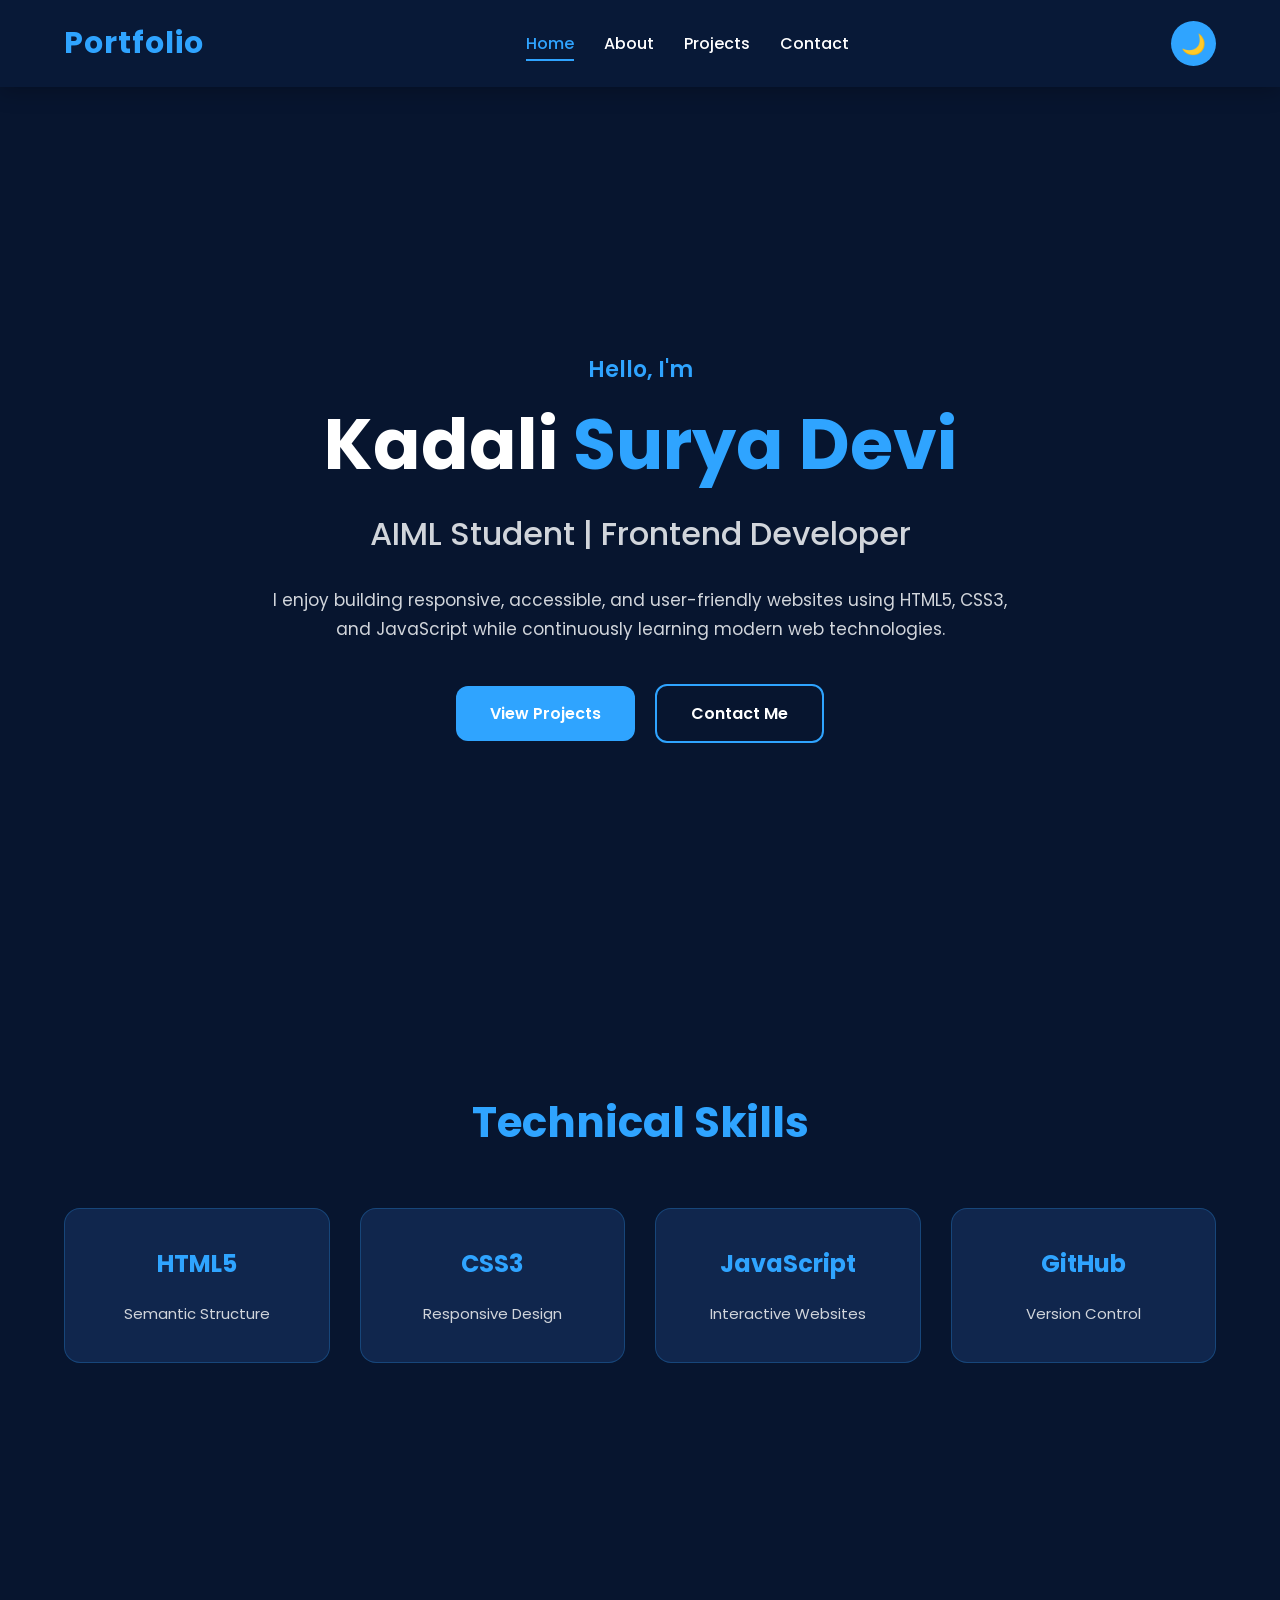
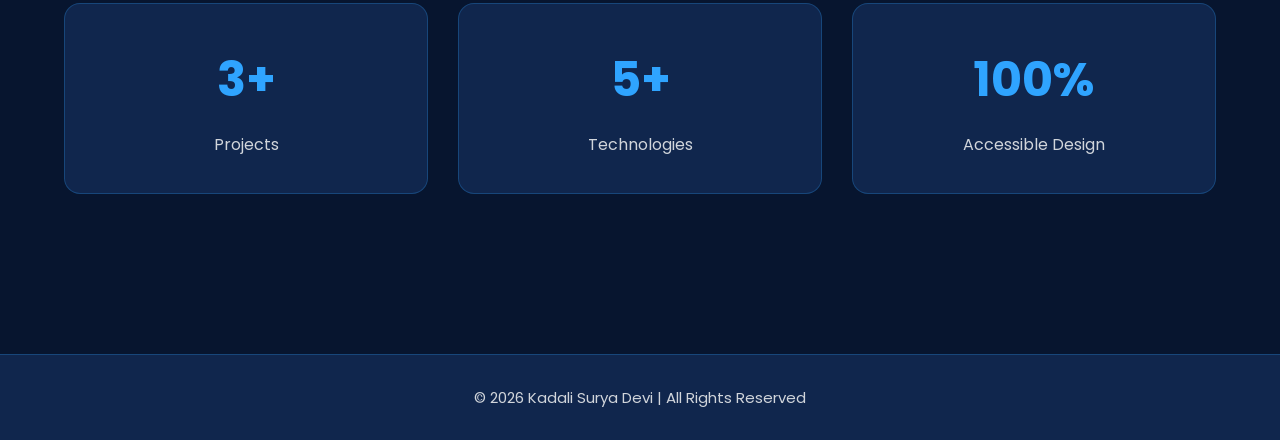
<file: index.html>
<!DOCTYPE html>
<html lang="en">

<head>
    <meta charset="UTF-8">
    <meta name="viewport" content="width=device-width, initial-scale=1.0">

    <!-- SEO -->
    <meta name="description" content="Personal Portfolio of Kadali Surya Devi">
    <meta name="keywords" content="Portfolio, HTML5, CSS3, JavaScript, Frontend Developer">
    <meta name="author" content="Kadali Surya Devi">

    <title>Kadali Surya Devi | Portfolio</title>

    <link rel="stylesheet" href="css/style.css">
</head>

<body>

<header>

<nav aria-label="Main Navigation">

<h2 class="logo">Portfolio</h2>

<ul>

<li><a href="index.html">Home</a></li>

<li><a href="about.html">About</a></li>

<li><a href="projects.html">Projects</a></li>

<li><a href="contact.html">Contact</a></li>

</ul>
<button id="theme-toggle" class="theme-btn">
    🌙
</button>

</nav>

</header>

<main>

<!-- HERO -->

<section class="hero">

<h4>Hello, I'm</h4>

<h1>Kadali <span>Surya Devi</span></h1>

<h3>AIML Student | Frontend Developer</h3>

<p>
I enjoy building responsive, accessible, and user-friendly
websites using HTML5, CSS3, and JavaScript while continuously
learning modern web technologies.
</p>

<div class="hero-buttons">

<a href="projects.html" class="btn">
View Projects
</a>

<a href="contact.html" class="btn-outline">
Contact Me
</a>

</div>

</section>

<!-- SKILLS -->

<section class="skills">

<h2>Technical Skills</h2>

<div class="skill-container">

<div class="skill-card">
<h3>HTML5</h3>
<p>Semantic Structure</p>
</div>

<div class="skill-card">
<h3>CSS3</h3>
<p>Responsive Design</p>
</div>

<div class="skill-card">
<h3>JavaScript</h3>
<p>Interactive Websites</p>
</div>

<div class="skill-card">
<h3>GitHub</h3>
<p>Version Control</p>
</div>

</div>

</section>

<!-- STATS -->

<section class="stats">

<div class="stat-card">

<h2>3+</h2>

<p>Projects</p>

</div>

<div class="stat-card">

<h2>5+</h2>

<p>Technologies</p>

</div>

<div class="stat-card">

<h2>100%</h2>

<p>Accessible Design</p>

</div>

</section>

</main>

<footer>

<p>© 2026 Kadali Surya Devi | All Rights Reserved</p>

</footer>

<script src="js/script.js"></script>


</body>

</html>
</file>
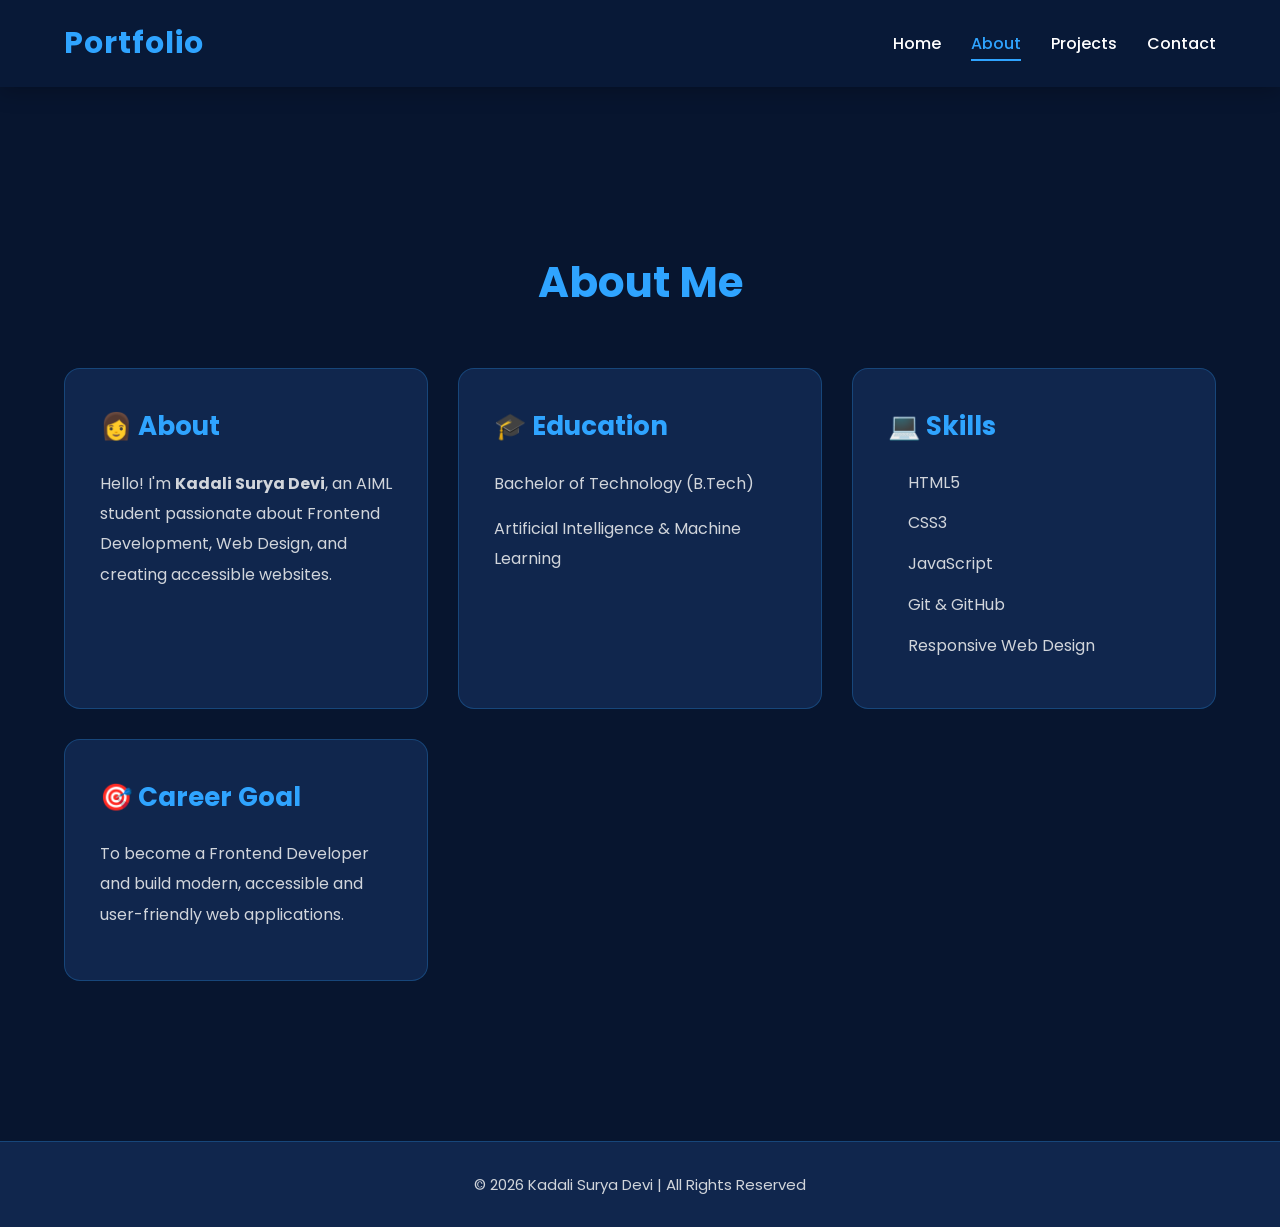
<file: about.html>
<!DOCTYPE html>
<html lang="en">

<head>
    <meta charset="UTF-8">
    <meta name="viewport" content="width=device-width, initial-scale=1.0">
    <meta name="description" content="About Kadali Surya Devi">
    <title>About | Portfolio</title>

    <link rel="stylesheet" href="css/style.css">
</head>

<body>

<header>
    <nav aria-label="Main Navigation">

        <h2 class="logo">Portfolio</h2>

        <ul>
            <li><a href="index.html">Home</a></li>
            <li><a href="about.html" class="active">About</a></li>
            <li><a href="projects.html">Projects</a></li>
            <li><a href="contact.html">Contact</a></li>
        </ul>

    </nav>
</header>

<main>

<section class="page">

<h1>About Me</h1>

<div class="about-grid">

<div class="about-card">

<h2>👩 About</h2>

<p>
Hello! I'm <strong>Kadali Surya Devi</strong>, an AIML student passionate about Frontend Development, Web Design, and creating accessible websites.
</p>

</div>

<div class="about-card">

<h2>🎓 Education</h2>

<p>
Bachelor of Technology (B.Tech)
</p>

<p>
Artificial Intelligence & Machine Learning
</p>

</div>

<div class="about-card">

<h2>💻 Skills</h2>

<ul>

<li>HTML5</li>

<li>CSS3</li>

<li>JavaScript</li>

<li>Git & GitHub</li>

<li>Responsive Web Design</li>

</ul>

</div>

<div class="about-card">

<h2>🎯 Career Goal</h2>

<p>
To become a Frontend Developer and build modern, accessible and user-friendly web applications.
</p>

</div>

</div>

</section>

</main>

<footer>

<p>© 2026 Kadali Surya Devi</p>

</footer>

<script src="js/script.js"></script>

</body>

</html>
</file>
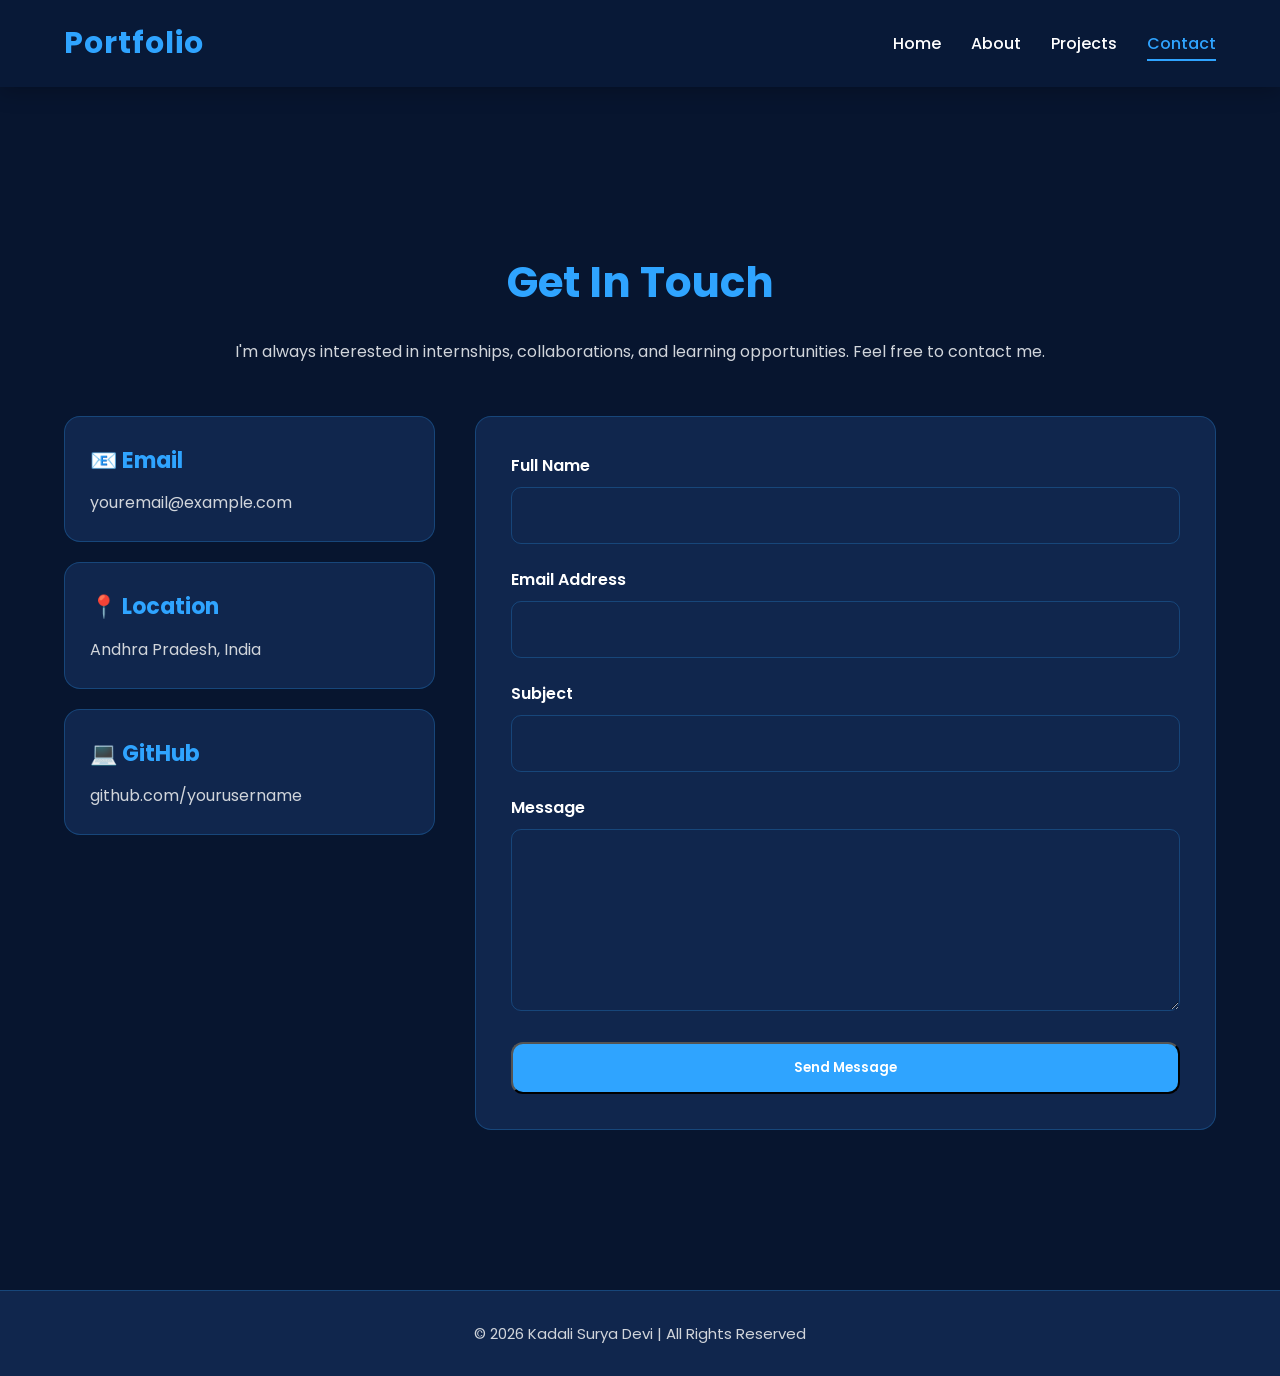
<file: contact.html>
<!DOCTYPE html>
<html lang="en">

<head>
    <meta charset="UTF-8">
    <meta name="viewport" content="width=device-width, initial-scale=1.0">
    <meta name="description" content="Contact Kadali Surya Devi">
    <title>Contact | Portfolio</title>

    <link rel="stylesheet" href="css/style.css">
</head>

<body>

<header>
    <nav aria-label="Main Navigation">

        <h2 class="logo">Portfolio</h2>

        <ul>
            <li><a href="index.html">Home</a></li>
            <li><a href="about.html">About</a></li>
            <li><a href="projects.html">Projects</a></li>
            <li><a href="contact.html" class="active">Contact</a></li>
        </ul>

    </nav>
</header>

<main>

<section class="contact-page">

<h1>Get In Touch</h1>

<p>
I'm always interested in internships, collaborations, and learning opportunities.
Feel free to contact me.
</p>

<div class="contact-container">

<div class="contact-info">

<div class="info-card">
<h3>📧 Email</h3>
<p>youremail@example.com</p>
</div>

<div class="info-card">
<h3>📍 Location</h3>
<p>Andhra Pradesh, India</p>
</div>

<div class="info-card">
<h3>💻 GitHub</h3>
<p>github.com/yourusername</p>
</div>

</div>

<form aria-label="Contact Form">

<div class="form-group">
<label for="name">Full Name</label>
<input
type="text"
id="name"
name="name"
required>
</div>

<div class="form-group">
<label for="email">Email Address</label>
<input
type="email"
id="email"
name="email"
required>
</div>

<div class="form-group">
<label for="subject">Subject</label>
<input
type="text"
id="subject"
name="subject"
required>
</div>

<div class="form-group">
<label for="message">Message</label>
<textarea
id="message"
name="message"
rows="6"
required></textarea>
</div>

<button class="btn" type="submit">
Send Message
</button>

</form>

</div>

</section>

</main>

<footer>

<p>© 2026 Kadali Surya Devi | All Rights Reserved</p>

</footer>

<script src="js/script.js"></script>

</body>
</html>
</file>
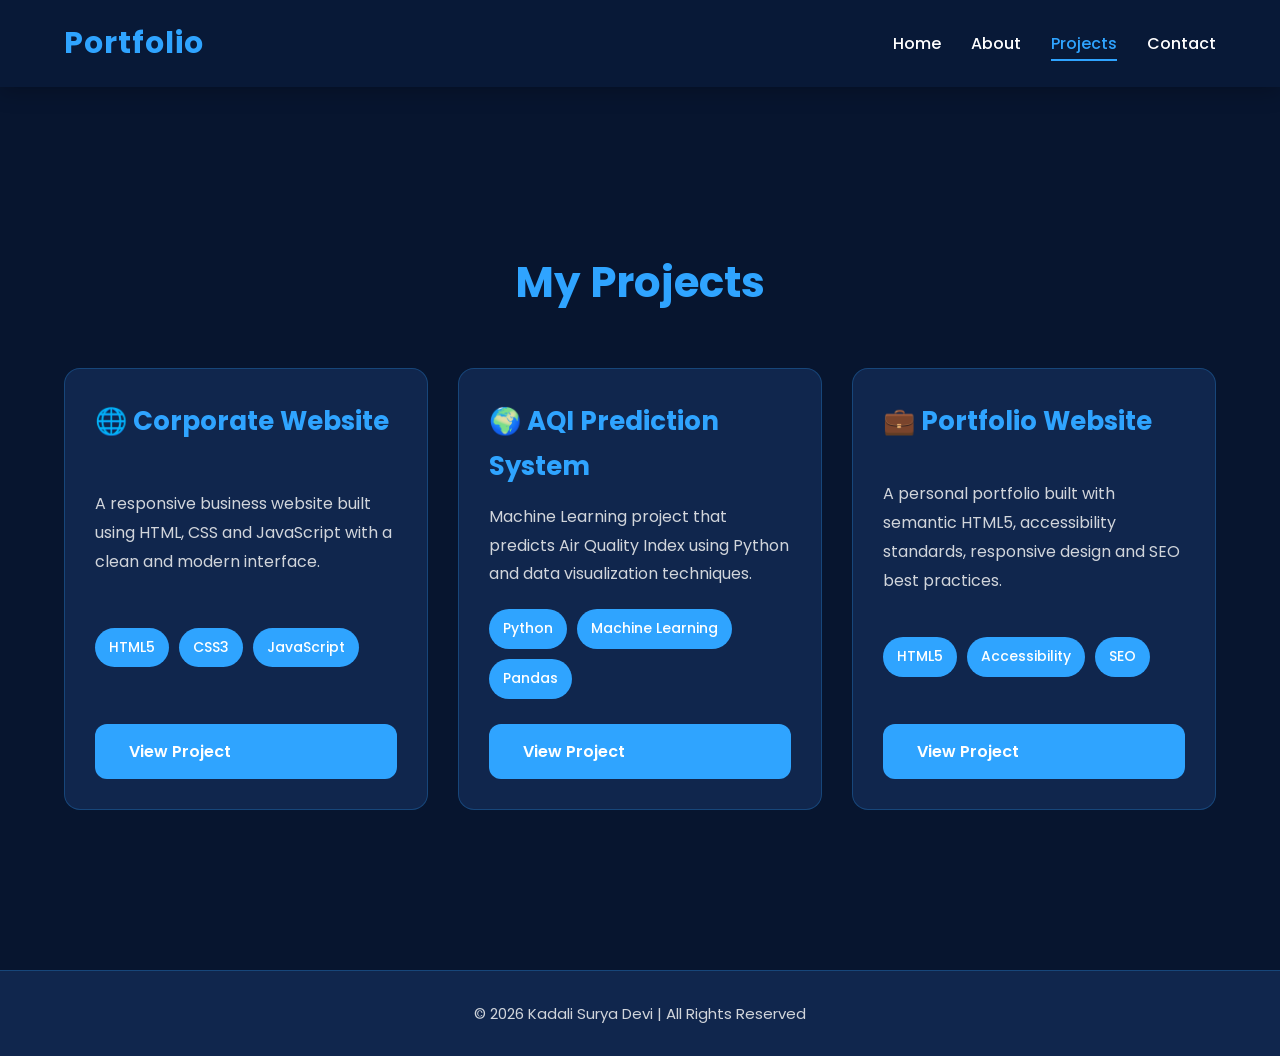
<file: projects.html>
<!DOCTYPE html>
<html lang="en">

<head>
    <meta charset="UTF-8">
    <meta name="viewport" content="width=device-width, initial-scale=1.0">
    <meta name="description" content="Projects by Kadali Surya Devi">
    <title>Projects | Portfolio</title>

    <link rel="stylesheet" href="css/style.css">
</head>

<body>

<header>

<nav aria-label="Main Navigation">

<h2 class="logo">Portfolio</h2>

<ul>
<li><a href="index.html">Home</a></li>
<li><a href="about.html">About</a></li>
<li><a href="projects.html" class="active">Projects</a></li>
<li><a href="contact.html">Contact</a></li>
</ul>

</nav>

</header>

<main>

<section class="projects-page">

<h1>My Projects</h1>

<div class="project-grid">

<article class="project-card">

<h2>🌐 Corporate Website</h2>

<p>
A responsive business website built using HTML, CSS and JavaScript with a clean and modern interface.
</p>

<div class="tech-stack">
<span>HTML5</span>
<span>CSS3</span>
<span>JavaScript</span>
</div>

<a href="#" class="btn">View Project</a>

</article>

<article class="project-card">

<h2>🌍 AQI Prediction System</h2>

<p>
Machine Learning project that predicts Air Quality Index using Python and data visualization techniques.
</p>

<div class="tech-stack">
<span>Python</span>
<span>Machine Learning</span>
<span>Pandas</span>
</div>

<a href="#" class="btn">View Project</a>

</article>

<article class="project-card">

<h2>💼 Portfolio Website</h2>

<p>
A personal portfolio built with semantic HTML5, accessibility standards, responsive design and SEO best practices.
</p>

<div class="tech-stack">
<span>HTML5</span>
<span>Accessibility</span>
<span>SEO</span>
</div>

<a href="#" class="btn">View Project</a>

</article>

</div>

</section>

</main>

<footer>

<p>© 2026 Kadali Surya Devi</p>

</footer>

<script src="js/script.js"></script>

</body>

</html>
</file>
<file: css/style.css>
/* Google Font */
@import url('https://fonts.googleapis.com/css2?family=Poppins:wght@300;400;500;600;700;800&display=swap');

/* =========================
   CSS VARIABLES
========================= */

:root{

    --primary:#2fa4ff;
    --primary-dark:#0b8ceb;

    --bg:#07152f;
    --surface:#10264d;

    --text:#ffffff;
    --text-light:#d1d5db;

    --border:rgba(47,164,255,.25);

    --radius:12px;

    --shadow:0 10px 25px rgba(47,164,255,.25);

    --transition:.3s ease;

}

/* =========================
   LIGHT MODE
========================= */

body.light-theme{

    --bg:#ffffff;

    --surface:#f8fafc;

    --text:#111827;

    --text-light:#4b5563;

    --border:#dbe4ef;

    --shadow:0 10px 25px rgba(0,0,0,.15);

}

/* =========================
   RESET
========================= */

*{

    margin:0;
    padding:0;
    box-sizing:border-box;
    font-family:'Poppins',sans-serif;

}

html{

    scroll-behavior:smooth;

}

body{

    background:var(--bg);
    color:var(--text);

    line-height:1.7;

    transition:
    background var(--transition),
    color var(--transition);

}

/* =========================
   COMMON
========================= */

img{

    max-width:100%;
    display:block;

}

section{

    padding:80px 0;

}

a{

    text-decoration:none;

}

ul{

    list-style:none;

}

/* =========================
   BUTTONS
========================= */

.btn,
.btn-outline{

    display:inline-block;

    padding:14px 34px;

    border-radius:var(--radius);

    font-weight:600;

    transition:var(--transition);

}

.btn{

    background:var(--primary);

    color:#fff;

}

.btn:hover{

    background:var(--primary-dark);

    transform:translateY(-4px);

    box-shadow:var(--shadow);

}

.btn-outline{

    border:2px solid var(--primary);

    color:var(--text);

}

.btn-outline:hover{

    background:var(--primary);

    color:#fff;

}
/* =========================
   HEADER
========================= */

header{

    position:sticky;
    top:0;
    left:0;
    width:100%;

    background:rgba(9,26,56,.95);

    backdrop-filter:blur(12px);

    z-index:1000;

    box-shadow:0 4px 20px rgba(0,0,0,.25);

}

nav{

    width:90%;
    max-width:1200px;

    margin:auto;

    display:flex;

    justify-content:space-between;

    align-items:center;

    padding:18px 0;

}

/* =========================
   LOGO
========================= */

.logo{

    font-size:30px;

    font-weight:700;

    color:var(--primary);

    letter-spacing:1px;

    cursor:pointer;

    transition:var(--transition);

}

.logo:hover{

    transform:scale(1.05);

}

/* =========================
   NAVIGATION
========================= */

nav ul{

    display:flex;

    align-items:center;

    gap:30px;

}

nav ul li{

    margin:0;

}

nav ul li a{

    color:var(--text);

    font-size:16px;

    font-weight:500;

    position:relative;

    transition:var(--transition);

}

/* Underline Animation */

nav ul li a::after{

    content:"";

    position:absolute;

    left:0;

    bottom:-6px;

    width:0;

    height:2px;

    background:var(--primary);

    transition:var(--transition);

}

nav ul li a:hover::after,
nav ul li a.active::after{

    width:100%;

}

nav ul li a:hover,
nav ul li a.active{

    color:var(--primary);

}

/* =========================
   MOBILE
========================= */

@media(max-width:768px){

nav{

    flex-direction:column;

    padding:15px 0;

}

.logo{

    margin-bottom:15px;

}

nav ul{

    flex-wrap:wrap;

    justify-content:center;

    gap:15px;

}

nav ul li{

    margin:0;

}

nav ul li a{

    font-size:15px;

}

}

/* =========================
   HERO SECTION
========================= */

.hero{

    width:90%;
    max-width:1200px;

    margin:100px auto;

    min-height:80vh;

    display:flex;
    flex-direction:column;
    justify-content:center;
    align-items:center;

    text-align:center;

}

.hero h4{

    color:var(--primary);

    font-size:22px;

    font-weight:600;

    margin-bottom:15px;

}

.hero h1{

    font-size:clamp(42px,8vw,70px);

    line-height:1.2;

    margin-bottom:20px;

    font-weight:700;

}

.hero h1 span{

    color:var(--primary);

}

.hero h3{

    font-size:clamp(22px,4vw,32px);

    font-weight:500;

    color:var(--text-light);

    margin-bottom:25px;

}

.hero p{

    max-width:750px;

    color:var(--text-light);

    font-size:17px;

    margin-bottom:40px;

}

.hero-buttons{

    display:flex;

    justify-content:center;

    align-items:center;

    gap:20px;

    flex-wrap:wrap;

}

/* =========================
   HERO ANIMATION
========================= */

.hero h1,
.hero h3,
.hero p,
.hero-buttons{

    animation:fadeUp .8s ease forwards;

}

@keyframes fadeUp{

    from{

        opacity:0;
        transform:translateY(40px);

    }

    to{

        opacity:1;
        transform:translateY(0);

    }

}

/* =========================
   MOBILE
========================= */

@media(max-width:768px){

.hero{

    margin:70px auto;

    min-height:70vh;

}

.hero h4{

    font-size:18px;

}

.hero h1{

    font-size:42px;

}

.hero h3{

    font-size:22px;

}

.hero p{

    font-size:15px;

}

.hero-buttons{

    flex-direction:column;

    width:100%;

}

.hero-buttons .btn,
.hero-buttons .btn-outline{

    width:230px;

    text-align:center;

}

}

/* =========================
   SKILLS SECTION
========================= */

.skills,
.stats{

    width:90%;
    max-width:1200px;

    margin:80px auto;

}

.skills h2{

    text-align:center;

    font-size:42px;

    color:var(--primary);

    margin-bottom:50px;

}

/* =========================
   SKILL GRID
========================= */

.skill-container{

    display:grid;

    grid-template-columns:repeat(auto-fit,minmax(250px,1fr));

    gap:30px;

}

.skill-card{

    background:var(--surface);

    padding:35px 25px;

    border-radius:16px;

    border:1px solid var(--border);

    text-align:center;

    transition:var(--transition);

    cursor:pointer;

}

.skill-card:hover{

    transform:translateY(-10px);

    box-shadow:var(--shadow);

}

.skill-card h3{

    color:var(--primary);

    font-size:24px;

    margin-bottom:15px;

}

.skill-card p{

    color:var(--text-light);

    font-size:15px;

    line-height:1.8;

}

/* =========================
   STATS GRID
========================= */

.stats{

    display:grid;

    grid-template-columns:repeat(auto-fit,minmax(220px,1fr));

    gap:30px;

}

.stat-card{

    background:var(--surface);

    padding:35px;

    border-radius:16px;

    border:1px solid var(--border);

    text-align:center;

    transition:var(--transition);

}

.stat-card:hover{

    transform:translateY(-10px);

    box-shadow:var(--shadow);

}

.stat-card h2{

    font-size:48px;

    color:var(--primary);

    margin-bottom:10px;

}

.stat-card p{

    color:var(--text-light);

    font-size:16px;

}

/* =========================
   MOBILE
========================= */

@media(max-width:768px){

.skills h2{

    font-size:34px;

}

.skill-container{

    grid-template-columns:1fr;

}

.stats{

    grid-template-columns:1fr;

}

.skill-card,
.stat-card{

    padding:28px;

}

}

/* =========================
   ABOUT SECTION
========================= */

.page{

    width:90%;
    max-width:1200px;

    margin:80px auto;

}

.page h1{

    text-align:center;

    font-size:42px;

    color:var(--primary);

    margin-bottom:50px;

}

/* =========================
   ABOUT GRID
========================= */

.about-grid{

    display:grid;

    grid-template-columns:repeat(auto-fit,minmax(320px,1fr));

    gap:30px;

}

/* =========================
   ABOUT CARD
========================= */

.about-card{

    background:var(--surface);

    padding:35px;

    border-radius:16px;

    border:1px solid var(--border);

    transition:var(--transition);

}

.about-card:hover{

    transform:translateY(-10px);

    box-shadow:var(--shadow);

}

.about-card h2{

    color:var(--primary);

    font-size:26px;

    margin-bottom:20px;

}

.about-card p{

    color:var(--text-light);

    line-height:1.9;

    margin-bottom:15px;

}

.about-card ul{

    padding-left:20px;

}

.about-card li{

    color:var(--text-light);

    margin-bottom:12px;

    line-height:1.8;

}

/* =========================
   MOBILE
========================= */

@media(max-width:768px){

.page h1{

    font-size:34px;

}

.about-grid{

    grid-template-columns:1fr;

}

.about-card{

    padding:28px;

}

}

/* =========================
   PROJECTS SECTION
========================= */

.projects-page{

    width:90%;
    max-width:1200px;

    margin:80px auto;

}

.projects-page h1{

    text-align:center;

    font-size:42px;

    color:var(--primary);

    margin-bottom:50px;

}

/* =========================
   PROJECT GRID
========================= */

.project-grid{

    display:grid;

    grid-template-columns:repeat(auto-fit,minmax(320px,1fr));

    gap:30px;

}

/* =========================
   PROJECT CARD
========================= */

.project-card{

    background:var(--surface);

    border:1px solid var(--border);

    border-radius:16px;

    padding:30px;

    transition:var(--transition);

    display:flex;

    flex-direction:column;

    justify-content:space-between;

    overflow:hidden;

}

.project-card:hover{

    transform:translateY(-10px);

    box-shadow:var(--shadow);

}

.project-card h2{

    color:var(--primary);

    font-size:26px;

    margin-bottom:15px;

}

.project-card p{

    color:var(--text-light);

    line-height:1.8;

    margin-bottom:20px;

}

/* =========================
   TECH STACK
========================= */

.tech-stack{

    display:flex;

    flex-wrap:wrap;

    gap:10px;

    margin-bottom:25px;

}

.tech-stack span{

    background:var(--primary);

    color:#fff;

    padding:8px 14px;

    border-radius:30px;

    font-size:14px;

    font-weight:500;

    transition:var(--transition);

}

.tech-stack span:hover{

    background:var(--primary-dark);

    transform:scale(1.05);

}

/* =========================
   PROJECT BUTTONS
========================= */

.project-links{

    display:flex;

    gap:15px;

    flex-wrap:wrap;

    margin-top:auto;

}

.project-links .btn,
.project-links .btn-outline{

    flex:1;

    text-align:center;

}

/* =========================
   MOBILE
========================= */

@media(max-width:768px){

.projects-page h1{

    font-size:34px;

}

.project-grid{

    grid-template-columns:1fr;

}

.project-card{

    padding:25px;

}

.project-links{

    flex-direction:column;

}

}

/* =========================
   CONTACT SECTION
========================= */

.contact-page{

    width:90%;
    max-width:1200px;

    margin:80px auto;

}

.contact-page h1{

    text-align:center;

    font-size:42px;

    color:var(--primary);

    margin-bottom:20px;

}

.contact-page p{

    text-align:center;

    color:var(--text-light);

    margin-bottom:50px;

}

/* =========================
   CONTACT GRID
========================= */

.contact-container{

    display:grid;

    grid-template-columns:1fr 2fr;

    gap:40px;

}

/* =========================
   CONTACT INFO
========================= */

.contact-info{

    display:flex;

    flex-direction:column;

    gap:20px;

}

.info-card{

    background:var(--surface);

    border:1px solid var(--border);

    border-radius:16px;

    padding:25px;

    transition:var(--transition);

}

.info-card:hover{

    transform:translateY(-8px);

    box-shadow:var(--shadow);

}

.info-card h3{

    color:var(--primary);

    margin-bottom:10px;

    font-size:22px;

}

.info-card p{

    color:var(--text-light);

    text-align:left;

    margin:0;

}

/* =========================
   CONTACT FORM
========================= */

form{

    background:var(--surface);

    border:1px solid var(--border);

    border-radius:16px;

    padding:35px;

}

.form-group{

    margin-bottom:22px;

}

.form-group label{

    display:block;

    margin-bottom:8px;

    font-weight:600;

    color:var(--text);

}

.form-group input,
.form-group textarea{

    width:100%;

    padding:15px;

    border:1px solid var(--border);

    border-radius:10px;

    background:transparent;

    color:var(--text);

    font-size:16px;

    transition:var(--transition);

}

.form-group textarea{

    resize:vertical;

    min-height:140px;

}

.form-group input:focus,
.form-group textarea:focus{

    outline:none;

    border-color:var(--primary);

    box-shadow:0 0 12px rgba(47,164,255,.3);

}

form .btn{

    width:100%;

    cursor:pointer;

}

/* =========================
   MOBILE
========================= */

@media(max-width:768px){

.contact-page h1{

    font-size:34px;

}

.contact-container{

    grid-template-columns:1fr;

}

form{

    padding:25px;

}

}

/* =========================
   FOOTER
========================= */

footer{

    margin-top:80px;

    background:var(--surface);

    border-top:1px solid var(--border);

    text-align:center;

    padding:30px 20px;

}

footer p{

    color:var(--text-light);

    font-size:15px;

}

/* =========================
   SKIP LINK
========================= */

.skip-link{

    position:absolute;

    left:-9999px;

    top:15px;

    background:var(--primary);

    color:#fff;

    padding:12px 20px;

    border-radius:8px;

    font-weight:600;

    z-index:9999;

}

.skip-link:focus{

    left:20px;

}

/* =========================
   TABLET
========================= */

@media(max-width:992px){

.hero h1{

    font-size:52px;

}

.skills h2,
.page h1,
.projects-page h1,
.contact-page h1{

    font-size:38px;

}

}

/* =========================
   MOBILE
========================= */

@media(max-width:768px){

section{

    padding:60px 0;

}

.hero{

    min-height:70vh;

}

.hero h1{

    font-size:40px;

}

.hero h3{

    font-size:22px;

}

.hero p{

    font-size:15px;

}

.skill-container,
.project-grid,
.about-grid,
.stats{

    grid-template-columns:1fr;

}

.contact-container{

    grid-template-columns:1fr;

}

.btn,
.btn-outline{

    width:100%;

    max-width:250px;

}

}

/* =========================
   SMALL MOBILE
========================= */

@media(max-width:480px){

.logo{

    font-size:24px;

}

.hero h1{

    font-size:34px;

}

.hero h3{

    font-size:20px;

}

.hero p{

    font-size:14px;

}

nav{

    width:95%;

}

.skills,
.stats,
.projects-page,
.page,
.contact-page{

    width:95%;

}

}

/* =========================
   THEME BUTTON
========================= */

.theme-btn{

    background:var(--primary);

    color:#fff;

    border:none;

    width:45px;

    height:45px;

    border-radius:50%;

    cursor:pointer;

    font-size:20px;

    transition:var(--transition);

}

.theme-btn:hover{

    transform:rotate(180deg);

    box-shadow:var(--shadow);

}

@media(max-width:768px){

.theme-btn{

    margin-top:15px;

}

}
</file>
